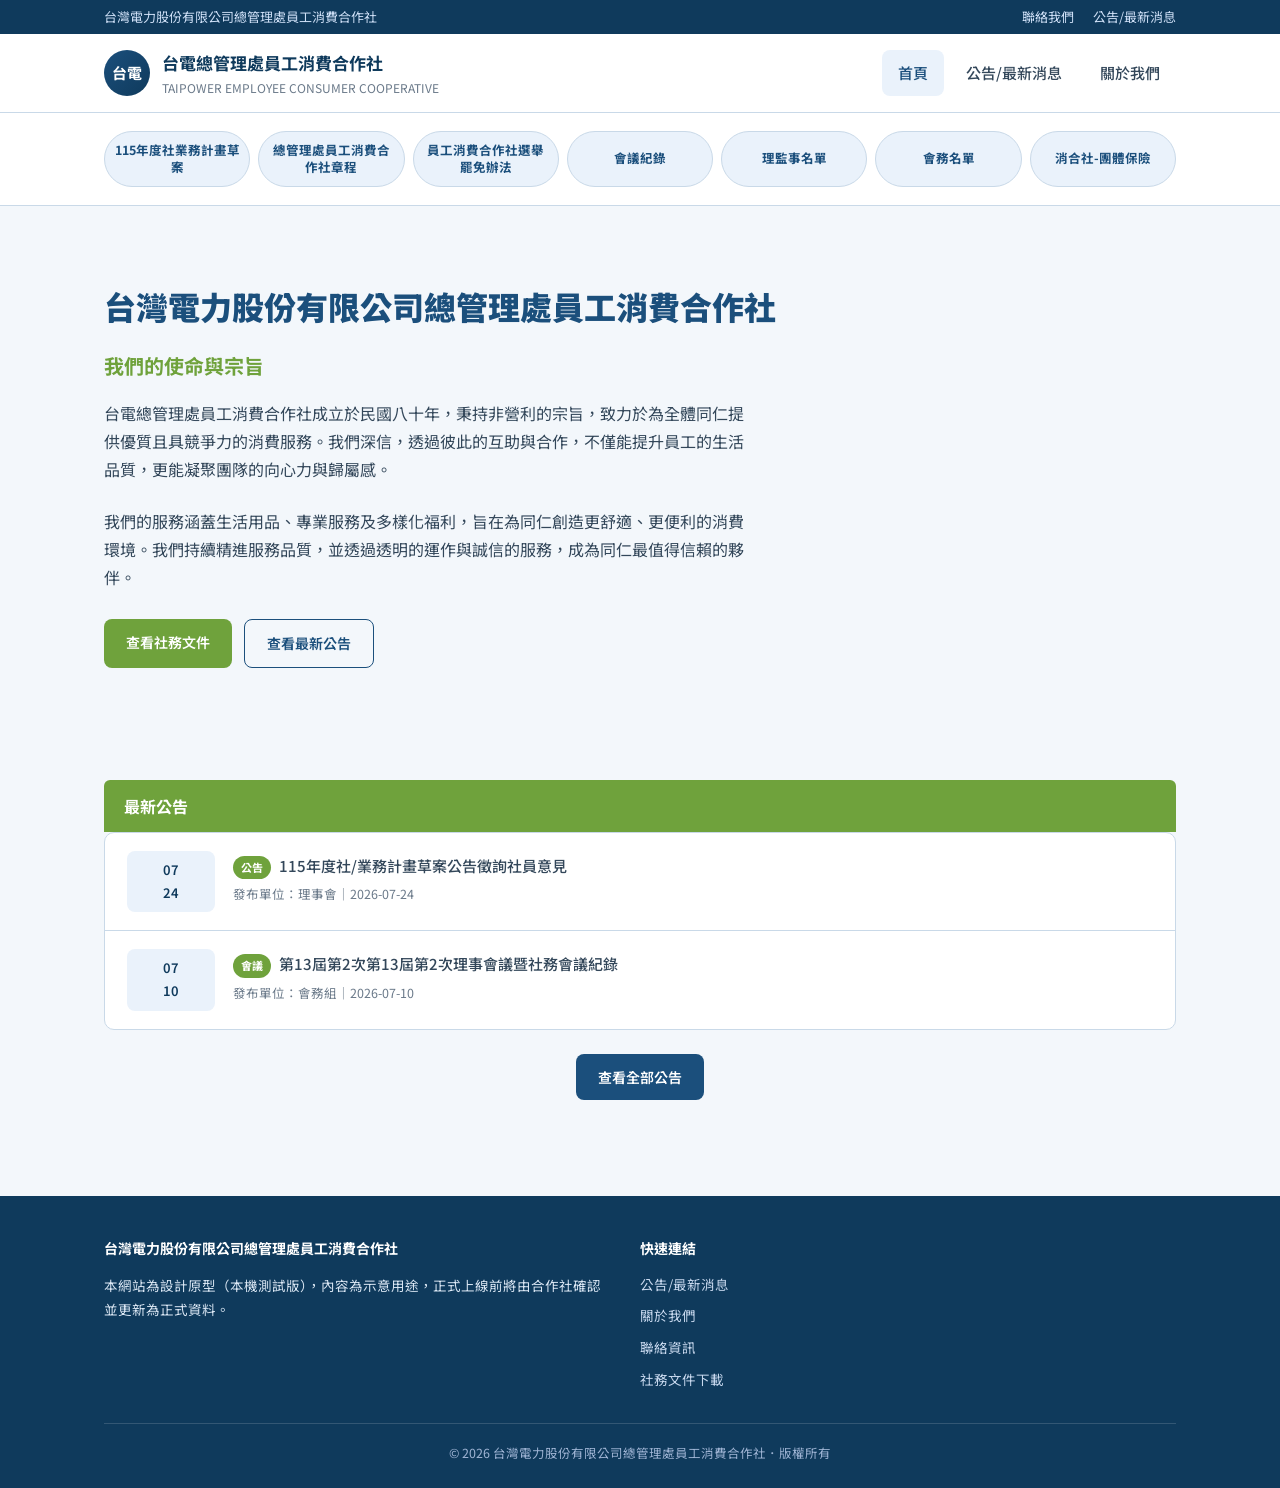
<file: index.html>
<!DOCTYPE html>
<html lang="zh-Hant">
<head>
<meta charset="UTF-8">
<meta name="viewport" content="width=device-width, initial-scale=1.0">
<title>首頁｜台電總管理處員工消費合作社</title>
<link rel="stylesheet" href="style.css">
<link rel="preconnect" href="https://fonts.googleapis.com">
<link href="https://fonts.googleapis.com/css2?family=Noto+Sans+TC:wght@400;500;700;900&display=swap" rel="stylesheet">

</head>
<body>
<div class="topbar">
    <div class="container">
      <span>台灣電力股份有限公司總管理處員工消費合作社</span>
      <div>
        <a href="about.html">聯絡我們</a>
        <a href="news.html">公告/最新消息</a>
      </div>
    </div>
  </div>
  <header class="site-header">
    <div class="container header-inner">
      <a class="brand" href="index.html">
        <div class="brand-mark">台電</div>
        <div class="brand-text">
          <div class="name-main">台電總管理處員工消費合作社</div>
          <div class="name-sub">TAIPOWER EMPLOYEE CONSUMER COOPERATIVE</div>
        </div>
      </a>
      <nav class="main-nav">
        <ul>
          <li><a class="active" href="index.html">首頁</a></li>
<li><a class="" href="news.html">公告/最新消息</a></li>
<li><a class="" href="about.html">關於我們</a></li>

        </ul>
      </nav>
    </div>
  </header>

<section class="doc-nav" id="documents">
  <div class="container">
    <div class="doc-nav-grid">
      <a href="https://adb7a6c7-a192-4dac-a1f6-1f492c60ffc0.filesusr.com/ugd/57cb53_e163f4eb58ab46dfaa9be1dbbb0bc4dc.pdf" target="_blank" rel="noopener">115年度社業務計畫草案</a>
      <a href="https://adb7a6c7-a192-4dac-a1f6-1f492c60ffc0.filesusr.com/ugd/57cb53_45d03a9112f544868437a6b94e84ff23.pdf" target="_blank" rel="noopener">總管理處員工消費合作社章程</a>
      <a href="https://adb7a6c7-a192-4dac-a1f6-1f492c60ffc0.filesusr.com/ugd/57cb53_b91ee99d09fe4e7e844514019072562b.pdf" target="_blank" rel="noopener">員工消費合作社選舉罷免辦法</a>
      <a href="https://adb7a6c7-a192-4dac-a1f6-1f492c60ffc0.filesusr.com/ugd/57cb53_504e00276db544398643ff46e3ede6ad.pdf" target="_blank" rel="noopener">會議紀錄</a>
      <a href="https://adb7a6c7-a192-4dac-a1f6-1f492c60ffc0.filesusr.com/ugd/57cb53_00c2dcaadf28481285958f4c4b21e5ef.pdf" target="_blank" rel="noopener">理監事名單</a>
      <a href="https://adb7a6c7-a192-4dac-a1f6-1f492c60ffc0.filesusr.com/ugd/57cb53_974e047fa13f47d385c5d4ec8f8d037d.pdf" target="_blank" rel="noopener">會務名單</a>
      <a href="https://adb7a6c7-a192-4dac-a1f6-1f492c60ffc0.filesusr.com/ugd/57cb53_03e3f0b1b38941879054db52573428be.pdf" target="_blank" rel="noopener">消合社-團體保險</a>
    </div>
  </div>
</section>

<section class="hero">
  <div class="container">
    <h1>台灣電力股份有限公司總管理處員工消費合作社</h1>
    <h2 style="margin-top:10px; font-size:20px; color:var(--accent);">我們的使命與宗旨</h2>
    <p>台電總管理處員工消費合作社成立於民國八十年，秉持非營利的宗旨，致力於為全體同仁提供優質且具競爭力的消費服務。我們深信，透過彼此的互助與合作，不僅能提升員工的生活品質，更能凝聚團隊的向心力與歸屬感。</p>
    <p>我們的服務涵蓋生活用品、專業服務及多樣化福利，旨在為同仁創造更舒適、更便利的消費環境。我們持續精進服務品質，並透過透明的運作與誠信的服務，成為同仁最值得信賴的夥伴。</p>
    <div style="margin-top:28px; display:flex; gap:12px;">
      <a class="btn btn-primary" href="#documents">查看社務文件</a>
      <a class="btn btn-outline" href="news.html">查看最新公告</a>
    </div>
  </div>
</section>

<section class="section">
  <div class="container">
    <div class="green-bar">最新公告</div>
    <div class="notice-list">
      <div class="notice-item">
        <div class="notice-date">07<br>24</div>
        <div>
          <div><span class="notice-tag">公告</span><span class="notice-title">115年度社/業務計畫草案公告徵詢社員意見</span></div>
          <div class="notice-meta">發布單位：理事會｜2026-07-24</div>
        </div>
      </div>
      <div class="notice-item">
        <div class="notice-date">07<br>10</div>
        <div>
          <div><span class="notice-tag">會議</span><span class="notice-title">第13屆第2次第13屆第2次理事會議暨社務會議紀錄</span></div>
          <div class="notice-meta">發布單位：會務組｜2026-07-10</div>
        </div>
      </div>
    </div>
    <div style="text-align:center; margin-top:24px;">
      <a class="btn btn-solid" href="news.html">查看全部公告</a>
    </div>
  </div>
</section>

<footer class="site-footer">
    <div class="container">
      <div class="foot-grid">
        <div>
          <h4>台灣電力股份有限公司總管理處員工消費合作社</h4>
          <p style="color:#dce8f5;">本網站為設計原型（本機測試版），內容為示意用途，正式上線前將由合作社確認並更新為正式資料。</p>
        </div>
        <div>
          <h4>快速連結</h4>
          <ul>
            <li><a href="news.html">公告/最新消息</a></li>
            <li><a href="about.html">關於我們</a></li>
            <li><a href="about.html#contact">聯絡資訊</a></li>
            <li><a href="index.html#documents">社務文件下載</a></li>
          </ul>
        </div>
      </div>
      <div class="copyright">&copy; 2026 台灣電力股份有限公司總管理處員工消費合作社．版權所有</div>
    </div>
  </footer>

</body>
</html>
</file>
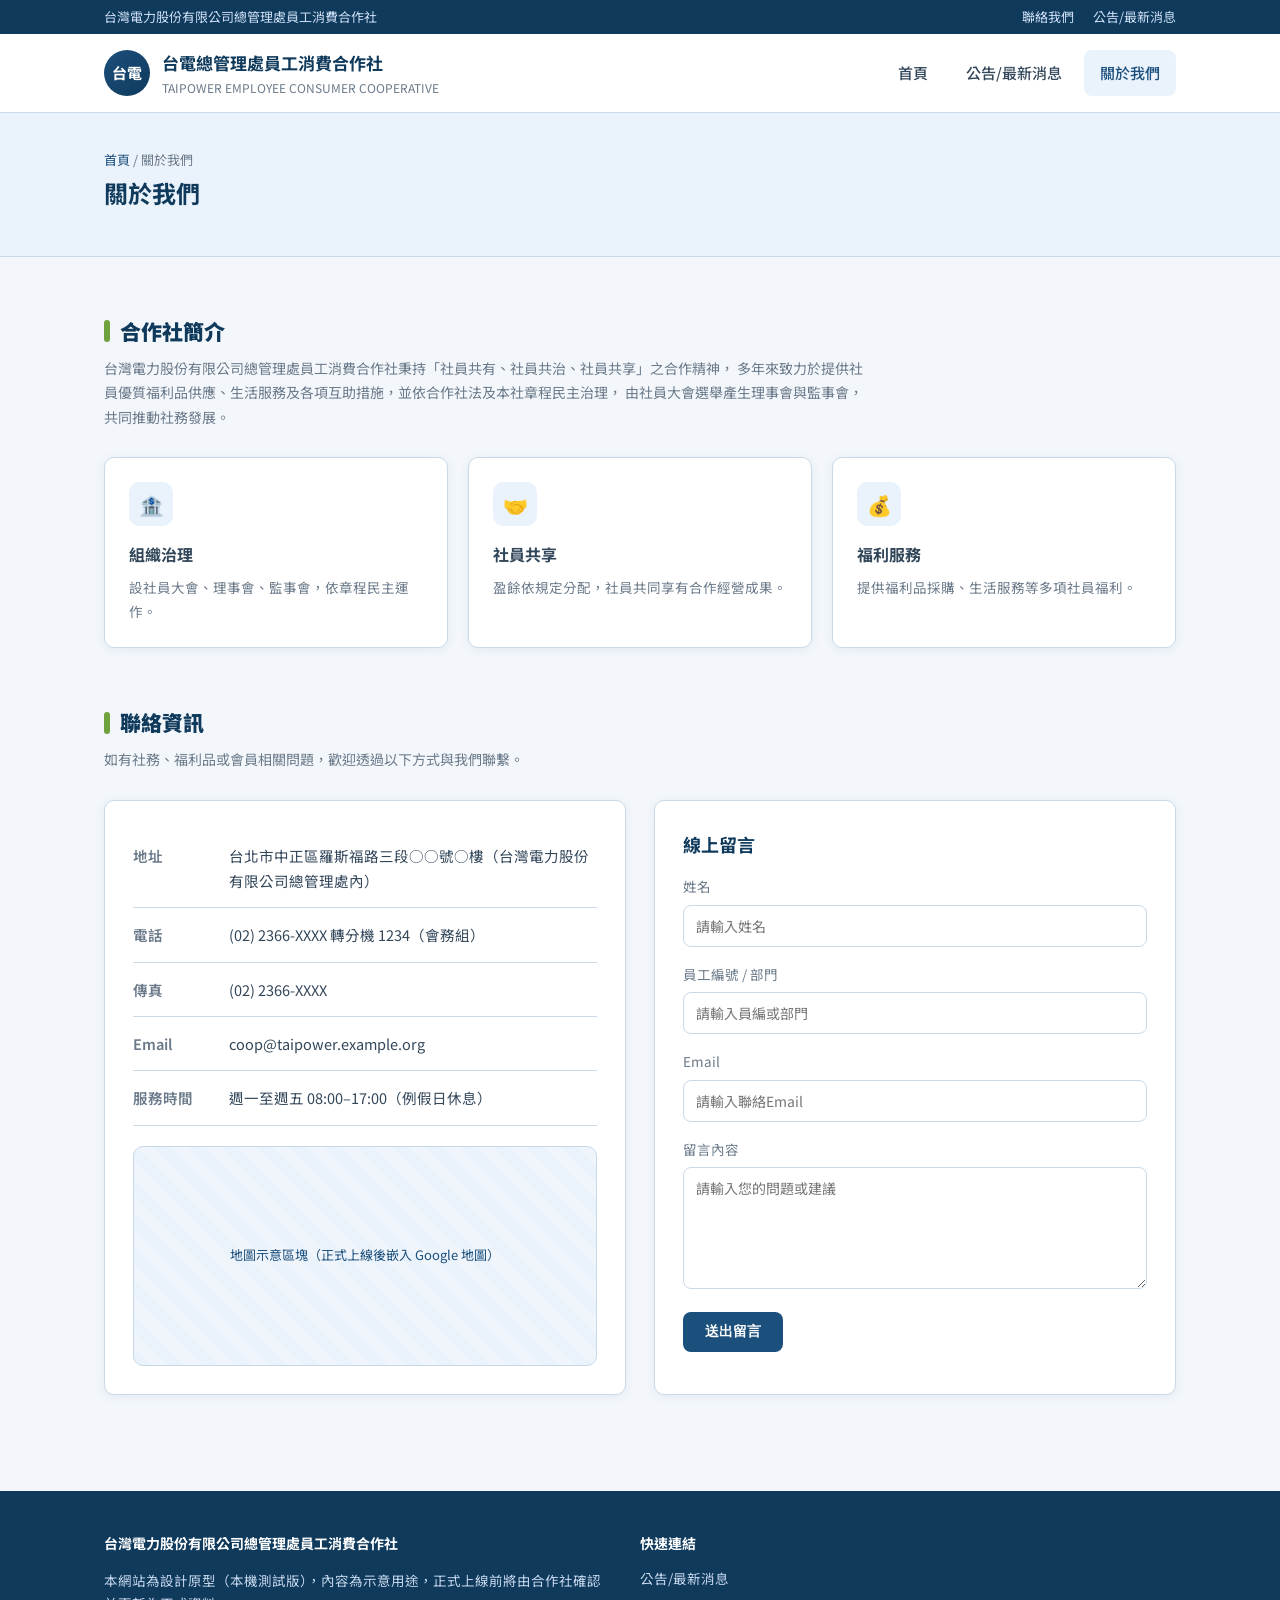
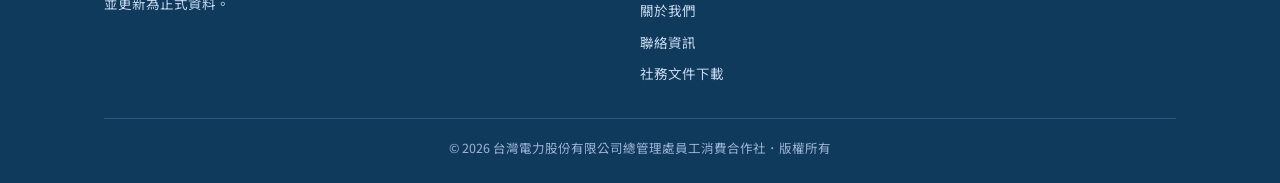
<file: about.html>
<!DOCTYPE html>
<html lang="zh-Hant">
<head>
<meta charset="UTF-8">
<meta name="viewport" content="width=device-width, initial-scale=1.0">
<title>關於我們｜台電總管理處員工消費合作社</title>
<link rel="stylesheet" href="style.css">
<link rel="preconnect" href="https://fonts.googleapis.com">
<link href="https://fonts.googleapis.com/css2?family=Noto+Sans+TC:wght@400;500;700;900&display=swap" rel="stylesheet">

</head>
<body>
<div class="topbar">
    <div class="container">
      <span>台灣電力股份有限公司總管理處員工消費合作社</span>
      <div>
        <a href="about.html">聯絡我們</a>
        <a href="news.html">公告/最新消息</a>
      </div>
    </div>
  </div>
  <header class="site-header">
    <div class="container header-inner">
      <a class="brand" href="index.html">
        <div class="brand-mark">台電</div>
        <div class="brand-text">
          <div class="name-main">台電總管理處員工消費合作社</div>
          <div class="name-sub">TAIPOWER EMPLOYEE CONSUMER COOPERATIVE</div>
        </div>
      </a>
      <nav class="main-nav">
        <ul>
          <li><a class="" href="index.html">首頁</a></li>
<li><a class="" href="news.html">公告/最新消息</a></li>
<li><a class="active" href="about.html">關於我們</a></li>

        </ul>
      </nav>
    </div>
  </header>


<section class="page-header">
  <div class="container">
    <div class="breadcrumb"><a href="index.html">首頁</a> / 關於我們</div>
    <h1>關於我們</h1>
  </div>
</section>

<section class="section">
  <div class="container">
    <h2 class="section-title">合作社簡介</h2>
    <p class="section-desc" style="max-width:760px;">
      台灣電力股份有限公司總管理處員工消費合作社秉持「社員共有、社員共治、社員共享」之合作精神，
      多年來致力於提供社員優質福利品供應、生活服務及各項互助措施，並依合作社法及本社章程民主治理，
      由社員大會選舉產生理事會與監事會，共同推動社務發展。
    </p>
    <div class="grid grid-3" style="margin-top:8px;">
      <div class="card">
        <div class="icon">&#127974;</div>
        <h3>組織治理</h3>
        <p>設社員大會、理事會、監事會，依章程民主運作。</p>
      </div>
      <div class="card">
        <div class="icon">&#129309;</div>
        <h3>社員共享</h3>
        <p>盈餘依規定分配，社員共同享有合作經營成果。</p>
      </div>
      <div class="card">
        <div class="icon">&#128176;</div>
        <h3>福利服務</h3>
        <p>提供福利品採購、生活服務等多項社員福利。</p>
      </div>
    </div>
  </div>
</section>

<section class="section" id="contact" style="padding-top:0;">
  <div class="container">
    <h2 class="section-title">聯絡資訊</h2>
    <p class="section-desc">如有社務、福利品或會員相關問題，歡迎透過以下方式與我們聯繫。</p>
    <div class="contact-grid">
      <div class="doc-panel">
        <ul class="contact-info-list">
          <li><span class="label">地址</span><span>台北市中正區羅斯福路三段○○號○樓（台灣電力股份有限公司總管理處內）</span></li>
          <li><span class="label">電話</span><span>(02) 2366-XXXX 轉分機 1234（會務組）</span></li>
          <li><span class="label">傳真</span><span>(02) 2366-XXXX</span></li>
          <li><span class="label">Email</span><span>coop@taipower.example.org</span></li>
          <li><span class="label">服務時間</span><span>週一至週五 08:00–17:00（例假日休息）</span></li>
        </ul>
        <div class="map-box">地圖示意區塊（正式上線後嵌入 Google 地圖）</div>
      </div>
      <div class="doc-panel">
        <h2 style="margin-top:0;">線上留言</h2>
        <form onsubmit="event.preventDefault(); alert('原型頁面：表單尚未串接送出功能');">
          <div class="form-group">
            <label>姓名</label>
            <input type="text" placeholder="請輸入姓名">
          </div>
          <div class="form-group">
            <label>員工編號 / 部門</label>
            <input type="text" placeholder="請輸入員編或部門">
          </div>
          <div class="form-group">
            <label>Email</label>
            <input type="email" placeholder="請輸入聯絡Email">
          </div>
          <div class="form-group">
            <label>留言內容</label>
            <textarea rows="5" placeholder="請輸入您的問題或建議"></textarea>
          </div>
          <button class="btn btn-solid" type="submit">送出留言</button>
        </form>
      </div>
    </div>
  </div>
</section>

<footer class="site-footer">
    <div class="container">
      <div class="foot-grid">
        <div>
          <h4>台灣電力股份有限公司總管理處員工消費合作社</h4>
          <p style="color:#c9d9ef;">本網站為設計原型（本機測試版），內容為示意用途，正式上線前將由合作社確認並更新為正式資料。</p>
        </div>
        <div>
          <h4>快速連結</h4>
          <ul>
            <li><a href="news.html">公告/最新消息</a></li>
            <li><a href="about.html">關於我們</a></li>
            <li><a href="about.html#contact">聯絡資訊</a></li>
            <li><a href="index.html#documents">社務文件下載</a></li>
          </ul>
        </div>
      </div>
      <div class="copyright">&copy; 2026 台灣電力股份有限公司總管理處員工消費合作社．版權所有</div>
    </div>
  </footer>

</body>
</html>
</file>
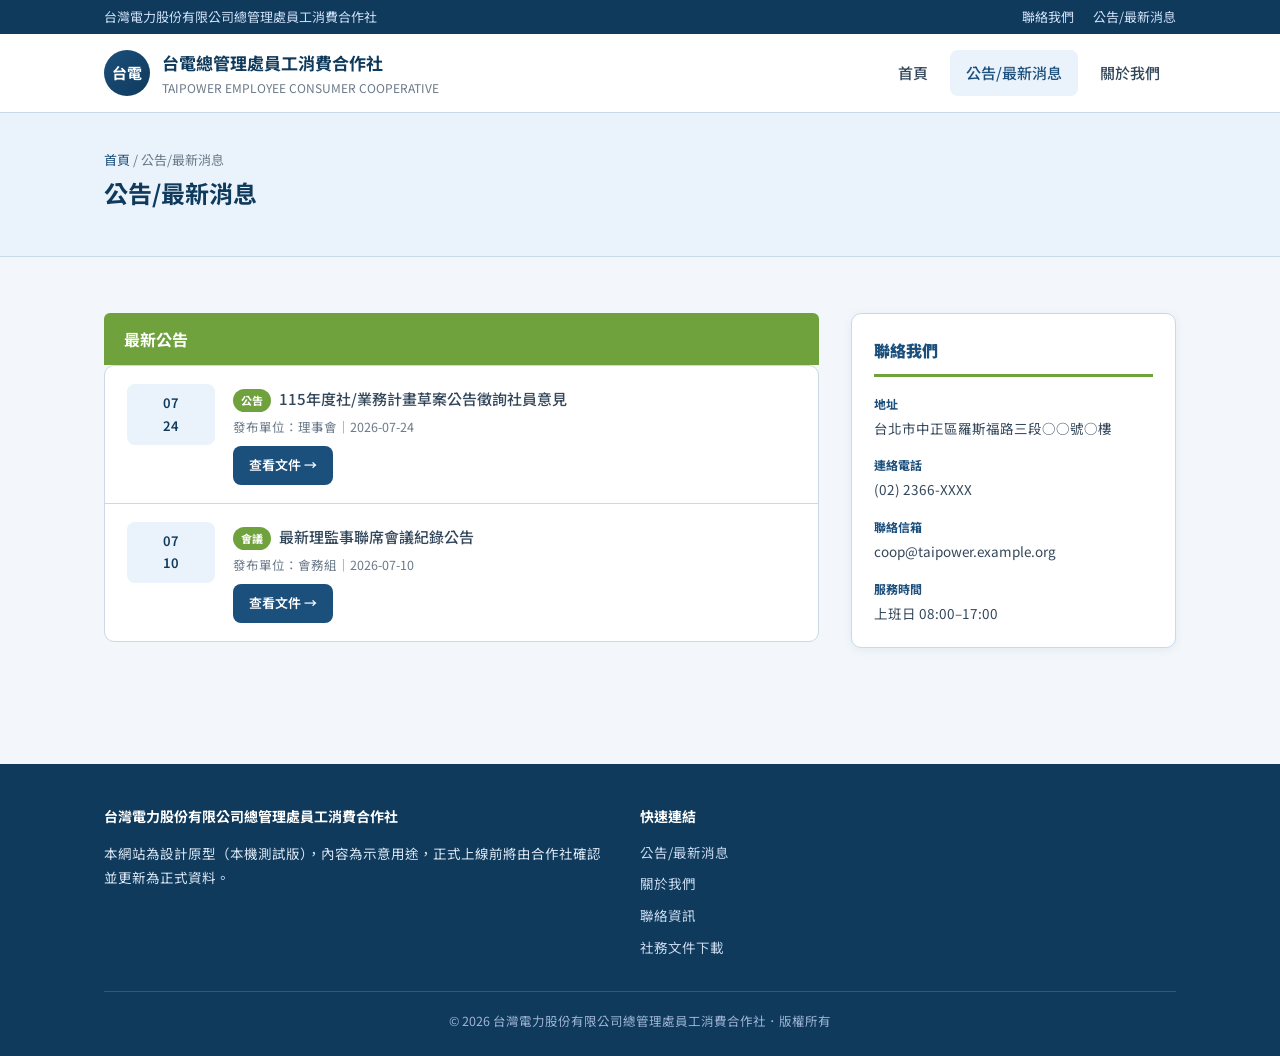
<file: news.html>
<!DOCTYPE html>
<html lang="zh-Hant">
<head>
<meta charset="UTF-8">
<meta name="viewport" content="width=device-width, initial-scale=1.0">
<title>公告/最新消息｜台電總管理處員工消費合作社</title>
<link rel="stylesheet" href="style.css">
<link rel="preconnect" href="https://fonts.googleapis.com">
<link href="https://fonts.googleapis.com/css2?family=Noto+Sans+TC:wght@400;500;700;900&display=swap" rel="stylesheet">

</head>
<body>
<div class="topbar">
    <div class="container">
      <span>台灣電力股份有限公司總管理處員工消費合作社</span>
      <div>
        <a href="about.html">聯絡我們</a>
        <a href="news.html">公告/最新消息</a>
      </div>
    </div>
  </div>
  <header class="site-header">
    <div class="container header-inner">
      <a class="brand" href="index.html">
        <div class="brand-mark">台電</div>
        <div class="brand-text">
          <div class="name-main">台電總管理處員工消費合作社</div>
          <div class="name-sub">TAIPOWER EMPLOYEE CONSUMER COOPERATIVE</div>
        </div>
      </a>
      <nav class="main-nav">
        <ul>
          <li><a class="" href="index.html">首頁</a></li>
<li><a class="active" href="news.html">公告/最新消息</a></li>
<li><a class="" href="about.html">關於我們</a></li>

        </ul>
      </nav>
    </div>
  </header>

<section class="page-header">
  <div class="container">
    <div class="breadcrumb"><a href="index.html">首頁</a> / 公告/最新消息</div>
    <h1>公告/最新消息</h1>
  </div>
</section>

<section class="section">
  <div class="container page-layout">
    <div>
      <div class="green-bar">最新公告</div>
      <div class="notice-list">
        <div class="notice-item">
          <div class="notice-date">07<br>24</div>
          <div>
            <div><span class="notice-tag">公告</span><span class="notice-title">115年度社/業務計畫草案公告徵詢社員意見</span></div>
            <div class="notice-meta">發布單位：理事會｜2026-07-24</div>
            <div style="margin-top:8px;"><a class="btn btn-solid" style="padding:8px 16px; font-size:13px;" href="https://adb7a6c7-a192-4dac-a1f6-1f492c60ffc0.filesusr.com/ugd/57cb53_e163f4eb58ab46dfaa9be1dbbb0bc4dc.pdf" target="_blank" rel="noopener">查看文件 →</a></div>
          </div>
        </div>
        <div class="notice-item">
          <div class="notice-date">07<br>10</div>
          <div>
            <div><span class="notice-tag">會議</span><span class="notice-title">最新理監事聯席會議紀錄公告</span></div>
            <div class="notice-meta">發布單位：會務組｜2026-07-10</div>
            <div style="margin-top:8px;"><a class="btn btn-solid" style="padding:8px 16px; font-size:13px;" href="https://adb7a6c7-a192-4dac-a1f6-1f492c60ffc0.filesusr.com/ugd/57cb53_504e00276db544398643ff46e3ede6ad.pdf" target="_blank" rel="noopener">查看文件 →</a></div>
          </div>
        </div>
      </div>
    </div>
    <aside>
      <div class="sidebar-box">
        <h3>聯絡我們</h3>
        <div class="sidebar-contact">
          <p><strong>地址</strong>台北市中正區羅斯福路三段○○號○樓</p>
          <p><strong>連絡電話</strong>(02) 2366-XXXX</p>
          <p><strong>聯絡信箱</strong>coop@taipower.example.org</p>
          <p><strong>服務時間</strong>上班日 08:00–17:00</p>
        </div>
      </div>
    </aside>
  </div>
</section>

<footer class="site-footer">
    <div class="container">
      <div class="foot-grid">
        <div>
          <h4>台灣電力股份有限公司總管理處員工消費合作社</h4>
          <p style="color:#dce8f5;">本網站為設計原型（本機測試版），內容為示意用途，正式上線前將由合作社確認並更新為正式資料。</p>
        </div>
        <div>
          <h4>快速連結</h4>
          <ul>
            <li><a href="news.html">公告/最新消息</a></li>
            <li><a href="about.html">關於我們</a></li>
            <li><a href="about.html#contact">聯絡資訊</a></li>
            <li><a href="index.html#documents">社務文件下載</a></li>
          </ul>
        </div>
      </div>
      <div class="copyright">&copy; 2026 台灣電力股份有限公司總管理處員工消費合作社．版權所有</div>
    </div>
  </footer>

</body>
</html>
</file>
<file: style.css>
/* ===========================================================
   台灣電力股份有限公司總管理處員工消費合作社 - 網站樣式
   =========================================================== */

:root {
  --primary: #1B4F7C;
  --primary-dark: #0F3A5C;
  --primary-light: #EAF2FB;
  --accent: #6FA23C;
  --text: #33475A;
  --text-light: #6b7a8a;
  --border: #C9D9E8;
  --bg: #F3F7FB;
  --white: #ffffff;
  --radius: 10px;
  --shadow: 0 2px 10px rgba(27, 79, 124, 0.08);
}

* { box-sizing: border-box; }

/* ---------- 橫式主選單：文件快速連結（比照台電官網樣式） ---------- */
.doc-nav { background: #ffffff; border-bottom: 1px solid var(--border); padding: 18px 0; }
.doc-nav-grid { display: flex; flex-wrap: nowrap; gap: 8px; align-items: stretch; }
.doc-nav-grid a {
  flex: 1 1 0; min-width: 0; text-align: center; padding: 10px 8px;
  background: var(--primary-light); border: 1px solid var(--border);
  border-radius: 999px; color: var(--primary); font-weight: 700; font-size: 12.5px;
  line-height: 1.35; white-space: normal; word-break: normal; overflow-wrap: break-word;
  display: flex; align-items: center; justify-content: center; text-align: center;
  min-height: 46px;
  transition: background .15s ease, transform .15s ease;
}
.doc-nav-grid a:hover { background: #d7e9fa; transform: translateY(-2px); }
@media (max-width: 900px) {
  .doc-nav-grid { flex-wrap: wrap; }
  .doc-nav-grid a { flex: 1 1 calc(33.33% - 8px); font-size: 13.5px; padding: 14px 10px; }
}
@media (max-width: 620px) { .doc-nav-grid a { flex: 1 1 calc(50% - 8px); } }

/* ---------- 綠色標題列 ---------- */
.green-bar { background: var(--accent); color: #ffffff; font-weight: 700; font-size: 16px; padding: 12px 20px; border-radius: 6px 6px 0 0; }

body {
  margin: 0;
  font-family: "Noto Sans TC", "PingFang TC", "Microsoft JhengHei", -apple-system,
    BlinkMacSystemFont, sans-serif;
  color: var(--text);
  background: var(--bg);
  line-height: 1.75;
}

a { color: inherit; text-decoration: none; }
img { max-width: 100%; display: block; }

.container { max-width: 1120px; margin: 0 auto; padding: 0 24px; }

/* ---------- Top bar ---------- */
.topbar { background: var(--primary-dark); color: #cfe0f7; font-size: 13px; }
.topbar .container { display: flex; justify-content: space-between; align-items: center; height: 34px; }
.topbar a { color: #cfe0f7; margin-left: 16px; }
.topbar a:hover { color: var(--white); }

/* ---------- Header / Nav ---------- */
header.site-header { background: var(--white); border-bottom: 1px solid var(--border); position: sticky; top: 0; z-index: 50; }
.header-inner { display: flex; align-items: center; justify-content: space-between; height: 78px; }
.brand { display: flex; align-items: center; gap: 12px; }
.brand-mark {
  width: 46px; height: 46px; border-radius: 50%;
  background: linear-gradient(135deg, var(--primary), var(--primary-dark));
  color: var(--white); display: flex; align-items: center; justify-content: center;
  font-weight: 700; font-size: 15px; flex-shrink: 0;
}
.brand-text .name-main { font-size: 17px; font-weight: 700; color: var(--primary-dark); }
.brand-text .name-sub { font-size: 12px; color: var(--text-light); }

nav.main-nav ul { list-style: none; display: flex; gap: 6px; margin: 0; padding: 0; }
nav.main-nav a { display: block; padding: 10px 16px; border-radius: 8px; font-size: 15px; font-weight: 500; color: var(--text); }
nav.main-nav a:hover, nav.main-nav a.active { background: var(--primary-light); color: var(--primary); }

/* ---------- Hero ---------- */
.hero { background: var(--bg); color: var(--primary); padding: 72px 0 56px; }
.hero h1 { font-size: 32px; font-weight: 900; margin: 0 0 14px; color: var(--primary); }
.hero p { font-size: 16px; color: var(--text); max-width: 640px; margin: 0 0 24px; }
.hero-tags { display: flex; gap: 10px; flex-wrap: wrap; }
.hero-tags span { background: var(--primary-light); border: 1px solid var(--border); color: var(--primary); padding: 6px 14px; border-radius: 999px; font-size: 13px; }

/* ---------- Page header ---------- */
.page-header { background: var(--primary-light); border-bottom: 1px solid var(--border); padding: 36px 0; }
.page-header h1 { margin: 0 0 6px; font-size: 24px; color: var(--primary-dark); }
.breadcrumb { font-size: 13px; color: var(--text-light); }
.breadcrumb a { color: var(--primary); }

/* ---------- Section ---------- */
.section { padding: 56px 0; }
.section-title { font-size: 21px; font-weight: 900; color: var(--primary-dark); margin: 0 0 6px; display: flex; align-items: center; gap: 10px; }
.section-title::before { content: ""; width: 6px; height: 22px; background: var(--accent); border-radius: 3px; display: inline-block; }
.section-desc { color: var(--text-light); margin: 0 0 28px; font-size: 14px; }

/* ---------- Grid / Cards ---------- */
.grid { display: grid; gap: 20px; }
.grid-3 { grid-template-columns: repeat(3, 1fr); }
.grid-2 { grid-template-columns: repeat(2, 1fr); }

@media (max-width: 860px) {
  .grid-3, .grid-2 { grid-template-columns: 1fr; }
  nav.main-nav { display: none; }
}

.card { background: var(--white); border: 1px solid var(--border); border-radius: var(--radius); padding: 24px; box-shadow: var(--shadow); transition: transform .15s ease, box-shadow .15s ease; }
.card:hover { transform: translateY(-3px); box-shadow: 0 8px 22px rgba(0,40,90,.12); }
.card .icon { width: 44px; height: 44px; border-radius: 10px; background: var(--primary-light); color: var(--primary); display: flex; align-items: center; justify-content: center; font-size: 20px; margin-bottom: 14px; }
.card h3 { margin: 0 0 8px; font-size: 16px; color: var(--text); }
.card p { margin: 0; font-size: 13.5px; color: var(--text-light); }
.card .card-link { display: inline-block; margin-top: 14px; font-size: 13px; color: var(--primary); font-weight: 600; }

/* ---------- Announcement list ---------- */
.notice-list { background: var(--white); border: 1px solid var(--border); border-radius: var(--radius); overflow: hidden; }
.notice-item { display: flex; gap: 18px; align-items: flex-start; padding: 18px 22px; border-bottom: 1px solid var(--border); }
.notice-item:last-child { border-bottom: none; }
.notice-item:hover { background: var(--primary-light); }
.notice-date { flex-shrink: 0; width: 88px; text-align: center; background: var(--primary-light); color: var(--primary-dark); border-radius: 8px; padding: 8px 4px; font-size: 13px; font-weight: 600; }
.notice-tag { display: inline-block; font-size: 11px; padding: 2px 8px; border-radius: 999px; background: var(--accent); color: #ffffff; font-weight: 700; margin-right: 8px; }
.notice-title { font-size: 15px; font-weight: 500; }
.notice-meta { font-size: 12.5px; color: var(--text-light); margin-top: 4px; }

/* ---------- Buttons ---------- */
.btn { display: inline-block; padding: 11px 22px; border-radius: 8px; font-size: 14px; font-weight: 600; cursor: pointer; border: none; }
.btn-primary { background: var(--accent); color: #ffffff; }
.btn-primary:hover { background: #5c8a2f; }
.btn-outline { background: transparent; border: 1px solid var(--primary); color: var(--primary); }
.btn-outline:hover { background: var(--primary-light); }
.btn-solid { background: var(--primary); color: var(--white); }
.btn-solid:hover { background: var(--primary-dark); }

/* ---------- Document panel ---------- */
.doc-panel { background: var(--white); border: 1px solid var(--border); border-radius: var(--radius); padding: 28px; box-shadow: var(--shadow); }
.doc-panel h2 { color: var(--primary-dark); font-size: 18px; margin-top: 28px; }
.doc-panel h2:first-child { margin-top: 0; }
.doc-panel table { width: 100%; border-collapse: collapse; margin: 14px 0 24px; font-size: 14px; }
.doc-panel th, .doc-panel td { border: 1px solid var(--border); padding: 10px 12px; text-align: left; }
.doc-panel th { background: var(--primary-light); color: var(--primary-dark); font-weight: 700; }
.doc-meta { display: flex; gap: 16px; flex-wrap: wrap; font-size: 13px; color: var(--text-light); margin-bottom: 20px; border-bottom: 1px dashed var(--border); padding-bottom: 16px; }
.download-box { display: flex; align-items: center; justify-content: space-between; background: var(--primary-light); border: 1px dashed var(--primary); border-radius: 8px; padding: 14px 18px; margin-top: 24px; font-size: 14px; color: var(--primary-dark); }

/* ---------- Contact ---------- */
.contact-grid { display: grid; grid-template-columns: 1fr 1fr; gap: 28px; }
@media (max-width: 860px) { .contact-grid { grid-template-columns: 1fr; } }
.contact-info-list { list-style: none; padding: 0; margin: 0; }
.contact-info-list li { display: flex; gap: 12px; padding: 14px 0; border-bottom: 1px solid var(--border); font-size: 14.5px; }
.contact-info-list .label { width: 84px; flex-shrink: 0; color: var(--text-light); font-weight: 600; }
.form-group { margin-bottom: 16px; }
.form-group label { display: block; font-size: 13.5px; margin-bottom: 6px; color: var(--text-light); }
.form-group input, .form-group textarea { width: 100%; padding: 10px 12px; border: 1px solid var(--border); border-radius: 8px; font-size: 14px; font-family: inherit; }
.map-box { height: 220px; border-radius: var(--radius); border: 1px solid var(--border); background: repeating-linear-gradient(45deg, var(--primary-light), var(--primary-light) 12px, #f0f5fc 12px, #f0f5fc 24px); display: flex; align-items: center; justify-content: center; color: var(--primary); font-size: 13px; margin-top: 20px; }

/* ---------- Footer ---------- */
footer.site-footer { background: var(--primary-dark); color: #c9d9ef; padding: 40px 0 24px; margin-top: 40px; font-size: 13.5px; }
footer.site-footer .foot-grid { display: grid; grid-template-columns: 2fr 1fr 1fr; gap: 30px; padding-bottom: 24px; border-bottom: 1px solid rgba(255,255,255,.15); }
@media (max-width: 860px) { footer.site-footer .foot-grid { grid-template-columns: 1fr; } }
footer.site-footer h4 { color: var(--white); font-size: 14px; margin: 0 0 12px; }
footer.site-footer ul { list-style: none; padding: 0; margin: 0; }
footer.site-footer li { margin-bottom: 8px; }
footer.site-footer a:hover { color: var(--white); }
.copyright { text-align: center; padding-top: 18px; font-size: 12.5px; color: #9fb4d4; }

/* ---------- Misc ---------- */
.badge-list { display: flex; flex-wrap: wrap; gap: 10px; margin-bottom: 24px; }
.badge-list a { background: var(--white); border: 1px solid var(--border); padding: 8px 16px; border-radius: 999px; font-size: 13px; color: var(--primary); }
.badge-list a.active { background: var(--primary); color: var(--white); border-color: var(--primary); }

/* ---------- Two-column page layout with sidebar (參考頁面版型：內文＋側欄) ---------- */
.page-layout { display: grid; grid-template-columns: 2.2fr 1fr; gap: 32px; align-items: start; }
@media (max-width: 900px) { .page-layout { grid-template-columns: 1fr; } }
.sidebar-box { background: var(--white); border: 1px solid var(--border); border-radius: var(--radius); padding: 22px; margin-bottom: 20px; box-shadow: var(--shadow); }
.sidebar-box h3 { margin: 0 0 16px; font-size: 16px; font-weight: 900; color: var(--primary); border-bottom: 3px solid var(--accent); padding-bottom: 10px; }
.sidebar-list { list-style: none; margin: 0; padding: 0; }
.sidebar-list li { padding: 10px 0; border-bottom: 1px solid var(--border); font-size: 13.5px; line-height: 1.6; }
.sidebar-list li:last-child { border-bottom: none; }
.sidebar-list a:hover { color: var(--primary); text-decoration: underline; }
.sidebar-contact p { margin: 0 0 14px; font-size: 13.5px; }
.sidebar-contact p:last-child { margin-bottom: 0; }
.sidebar-contact p strong { display: block; color: var(--primary); font-size: 12px; font-weight: 700; margin-bottom: 3px; }
</file>
